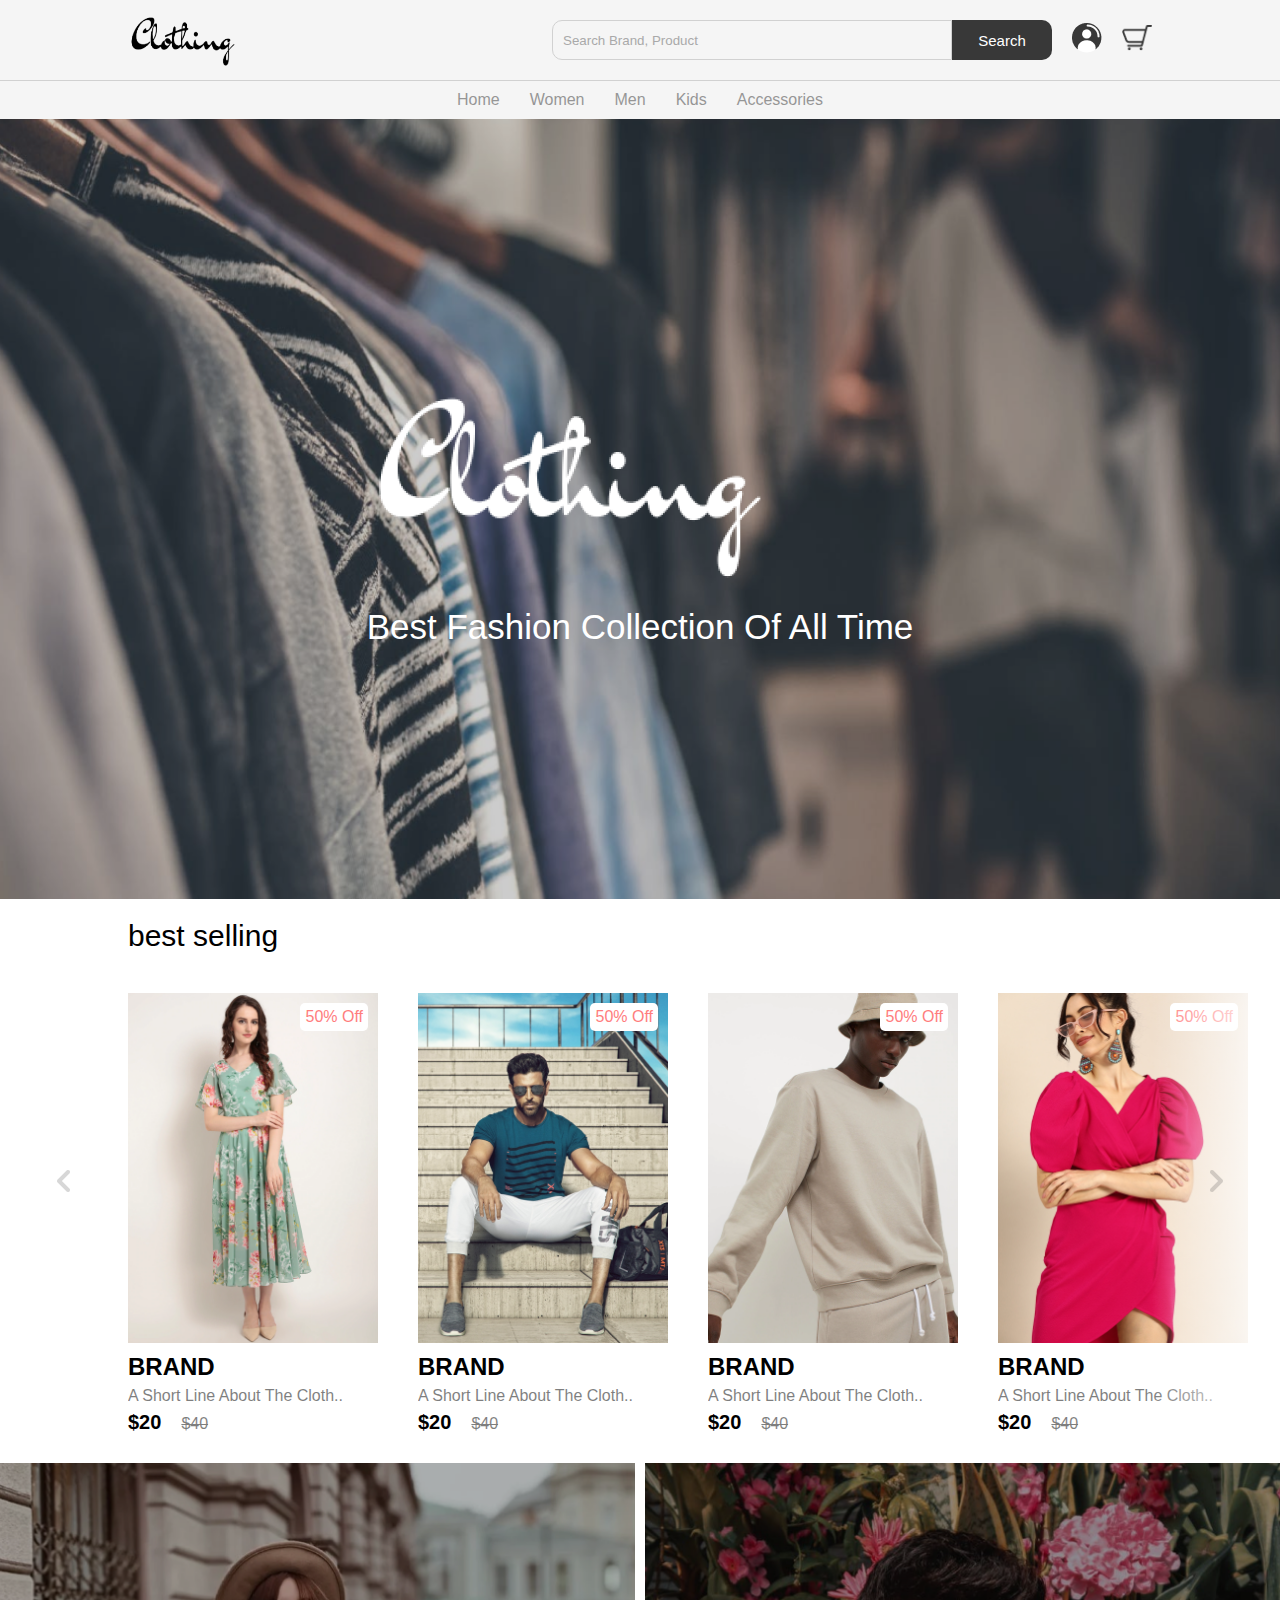
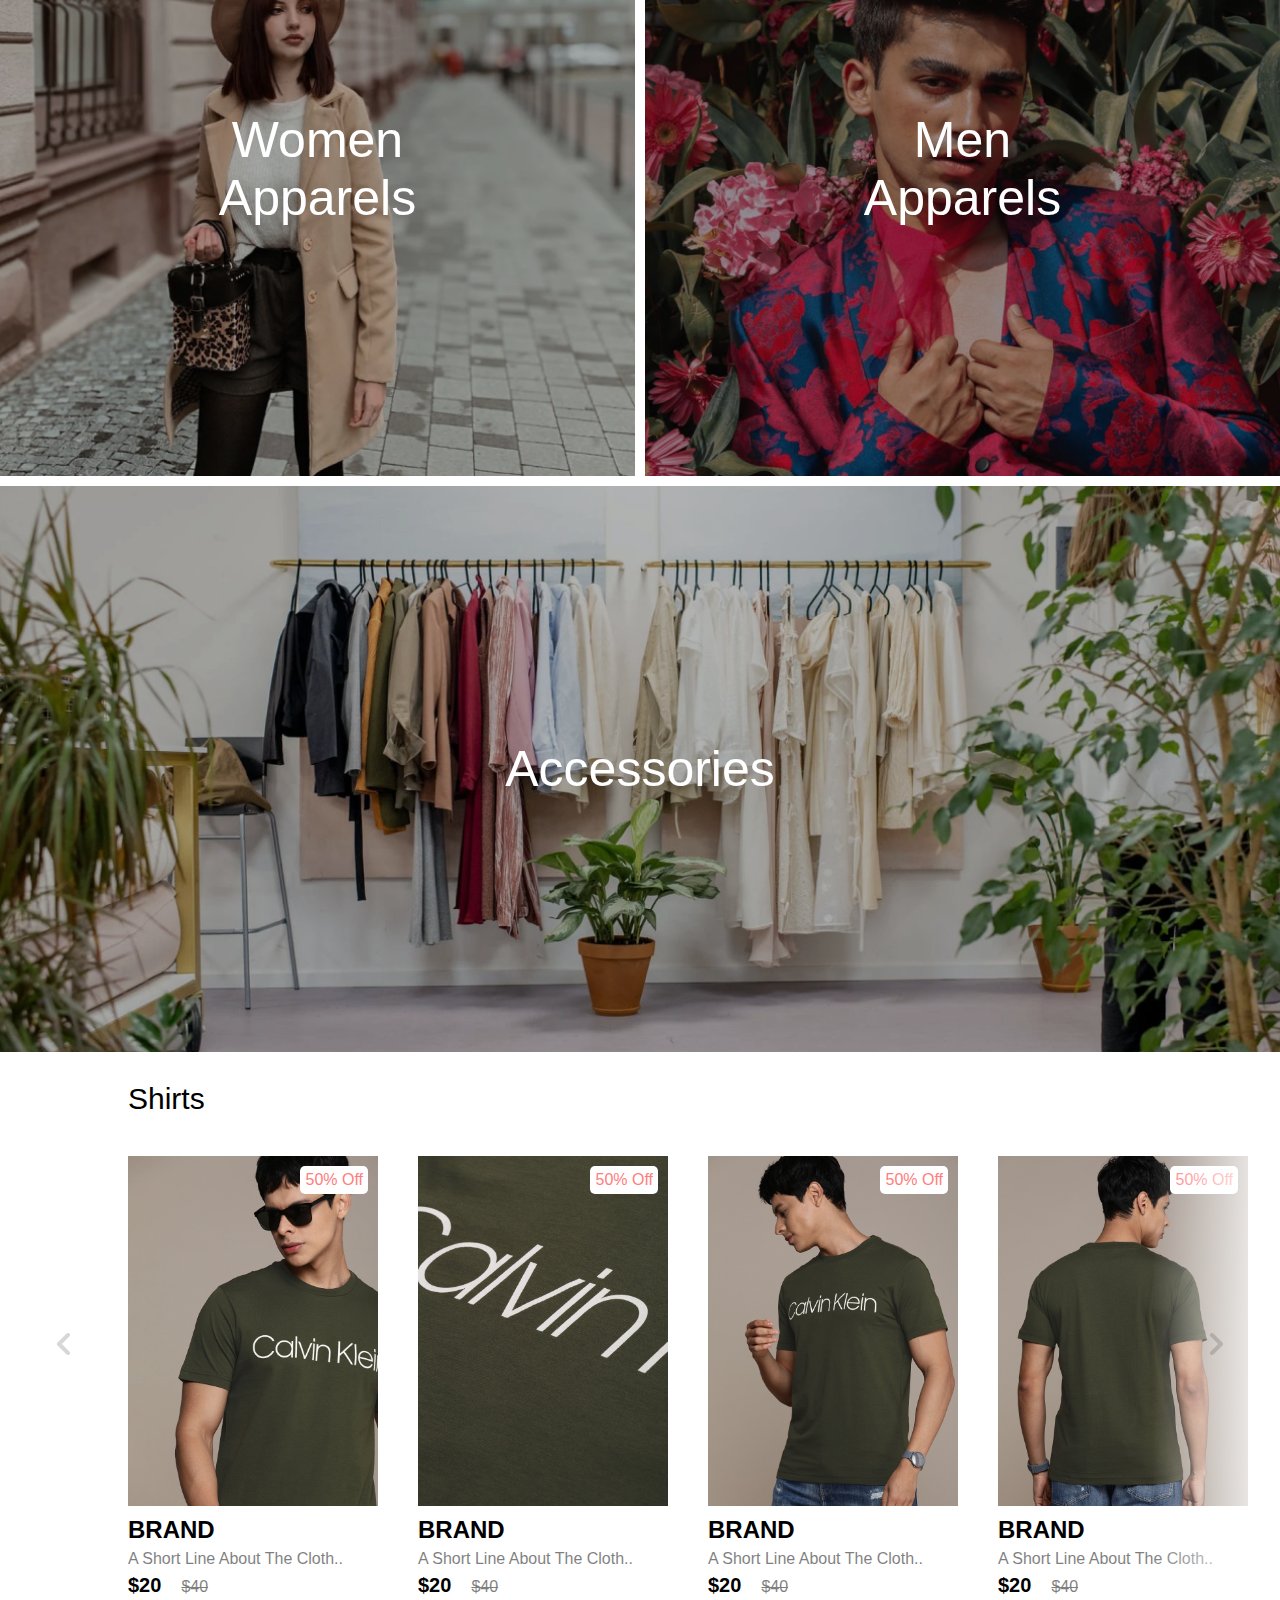
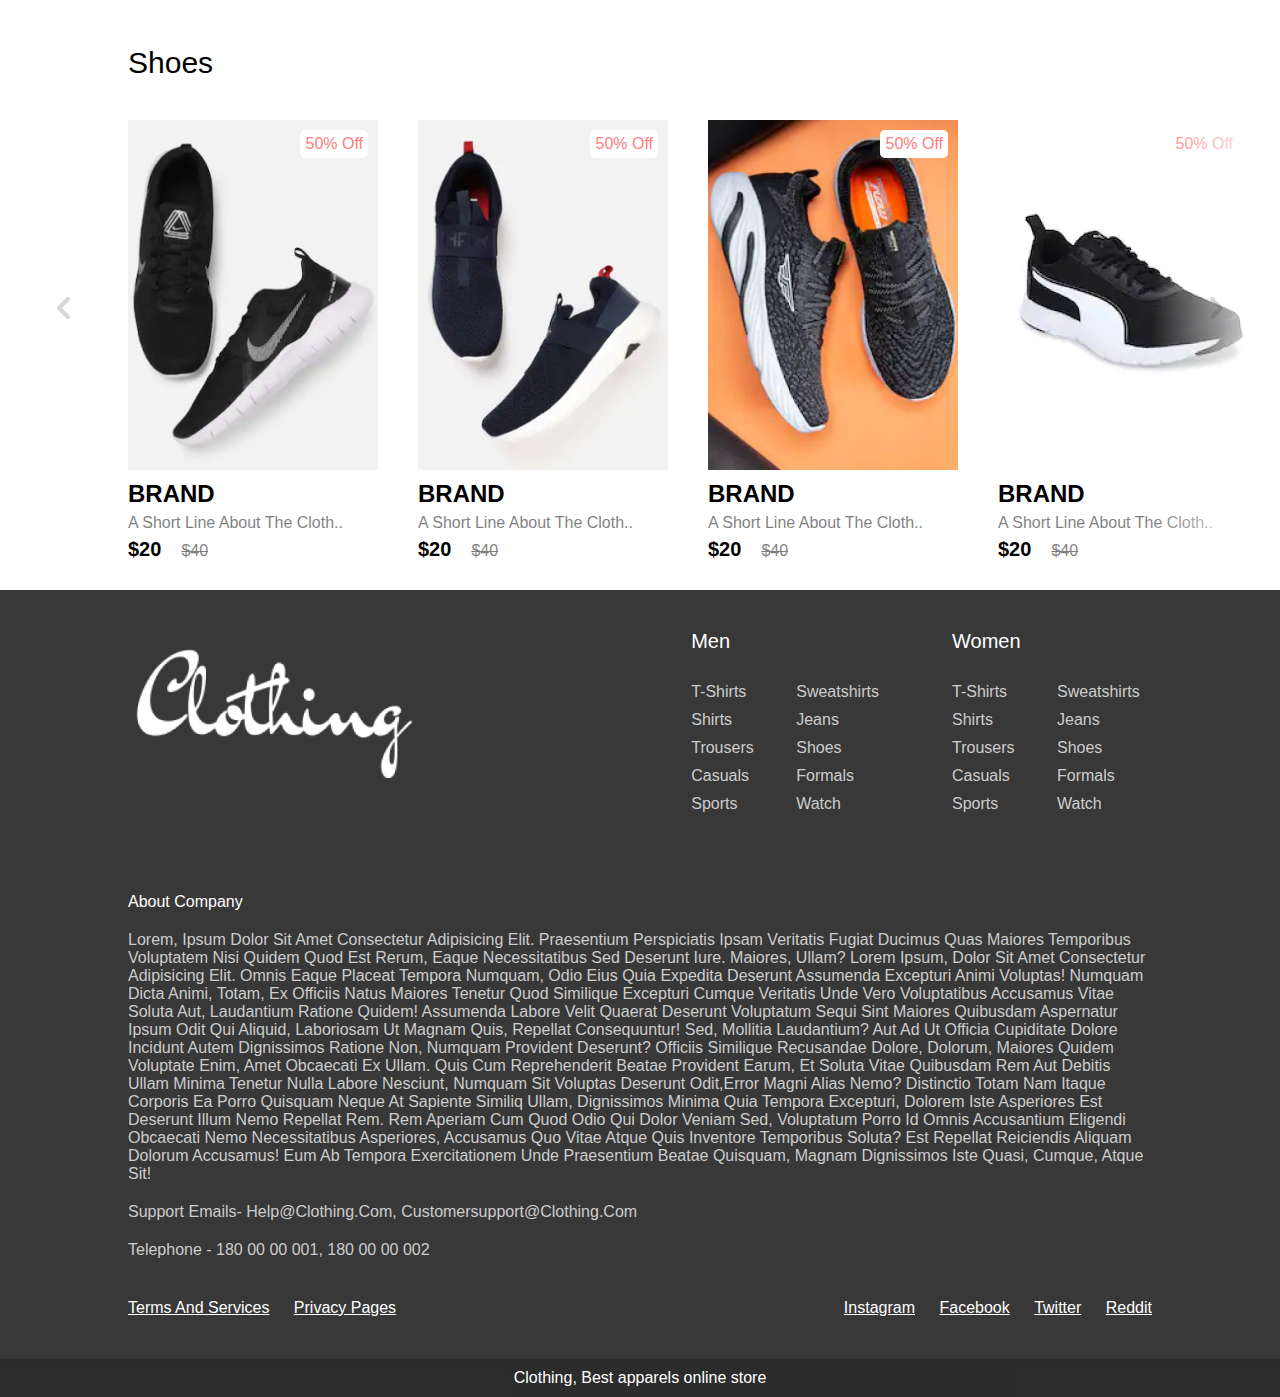
<file: index.html>
<!DOCTYPE html>
<html lang="en">

<head>
    <meta charset="UTF-8">
    <meta http-equiv="X-UA-Compatible" content="IE=edge">
    <meta name="viewport" content="width=device-width, initial-scale=1.0">
    <title>Clothing - Best Apparels Online Store</title>

    <link rel="stylesheet" href="css/home.css">
</head>

<body>
    <nav class="navbar"></nav>

    <!-- hero section -->
    <header class="hero-section">
        <div class="content">
            <img src="img/light-logo.png" claass="logo" alt="">
            <p class="sub-heading">best fashion collection of all time</p>
        </div>
    </header>

    <!-- card-container -->
    <section class="product">
        <h2 class="product-category">best selling</h2>
        <button class="pre-btn"><img src="img/arrow.png" alt=""></button>
        <button class="nxt-btn"><img src="img/arrow.png" alt=""></button>
        <div class="product-container">
            <div class="product-card">
                <div class="product-image">
                    <span class="discount-tag">50% off</span>
                    <img src="img/card1.png" class="product-thumb" alt="">
                    <button class="card-btn">add to wishlist</button>
                </div>
                <div class="product-info">
                    <h2 class="product-brand">brand</h2>
                    <p class="product-short-des">a short line about the cloth..</p>
                    <span class="price">$20</span><span class="actual-price">$40</span>
                </div>
            </div>
            <div class="product-card">
                <div class="product-image">
                    <span class="discount-tag">50% off</span>
                    <img src="img/card2.png" class="product-thumb" alt="">
                    <button class="card-btn">add to wishlist</button>
                </div>
                <div class="product-info">
                    <h2 class="product-brand">brand</h2>
                    <p class="product-short-des">a short line about the cloth..</p>
                    <span class="price">$20</span><span class="actual-price">$40</span>
                </div>
            </div>
            <div class="product-card">
                <div class="product-image">
                    <span class="discount-tag">50% off</span>
                    <img src="img/card3.png" class="product-thumb" alt="">
                    <button class="card-btn">add to wishlist</button>
                </div>
                <div class="product-info">
                    <h2 class="product-brand">brand</h2>
                    <p class="product-short-des">a short line about the cloth..</p>
                    <span class="price">$20</span><span class="actual-price">$40</span>
                </div>
            </div>
            <div class="product-card">
                <div class="product-image">
                    <span class="discount-tag">50% off</span>
                    <img src="img/card4.png" class="product-thumb" alt="">
                    <button class="card-btn">add to wishlist</button>
                </div>
                <div class="product-info">
                    <h2 class="product-brand">brand</h2>
                    <p class="product-short-des">a short line about the cloth..</p>
                    <span class="price">$20</span><span class="actual-price">$40</span>
                </div>
            </div>
            <div class="product-card">
                <div class="product-image">
                    <span class="discount-tag">50% off</span>
                    <img src="img/card5.png" class="product-thumb" alt="">
                    <button class="card-btn">add to wishlist</button>
                </div>
                <div class="product-info">
                    <h2 class="product-brand">brand</h2>
                    <p class="product-short-des">a short line about the cloth..</p>
                    <span class="price">$20</span><span class="actual-price">$40</span>
                </div>
            </div>
            <div class="product-card">
                <div class="product-image">
                    <span class="discount-tag">50% off</span>
                    <img src="img/card6.png" class="product-thumb" alt="">
                    <button class="card-btn">add to wishlist</button>
                </div>
                <div class="product-info">
                    <h2 class="product-brand">brand</h2>
                    <p class="product-short-des">a short line about the cloth..</p>
                    <span class="price">$20</span><span class="actual-price">$40</span>
                </div>
            </div>
            <div class="product-card">
                <div class="product-image">
                    <span class="discount-tag">50% off</span>
                    <img src="img/card7.png" class="product-thumb" alt="">
                    <button class="card-btn">add to wishlist</button>
                </div>
                <div class="product-info">
                    <h2 class="product-brand">brand</h2>
                    <p class="product-short-des">a short line about the cloth..</p>
                    <span class="price">$20</span><span class="actual-price">$40</span>
                </div>
            </div>
            <div class="product-card">
                <div class="product-image">
                    <span class="discount-tag">50% off</span>
                    <img src="img/card8.png" class="product-thumb" alt="">
                    <button class="card-btn">add to wishlist</button>
                </div>
                <div class="product-info">
                    <h2 class="product-brand">brand</h2>
                    <p class="product-short-des">a short line about the cloth..</p>
                    <span class="price">$20</span><span class="actual-price">$40</span>
                </div>
            </div>
        </div>
    </section>

    <!-- collections -->
    <section class="collection-container">
        <a href="#" class="collection">
            <img src="img/women-collection.png" alt="">
            <p class="collection-title">women <br> apparels</p>
        </a>
        <a href="#" class="collection">
            <img src="img/men-collection.png" alt="">
            <p class="collection-title">men <br> apparels</p>
        </a>
        <a href="#" class="collection">
            <img src="img/accessories-collection.png" alt="">
            <p class="collection-title">accessories</p>
        </a>
    </section>

    <!-- card-container -->
    <section class="product">
        <h2 class="product-category">Shirts</h2>
        <button class="pre-btn"><img src="img/arrow.png" alt=""></button>
        <button class="nxt-btn"><img src="img/arrow.png" alt=""></button>
        <div class="product-container">
            <div class="product-card">
                <div class="product-image">
                    <span class="discount-tag">50% off</span>
                    <img src="img/product image 1.png" class="product-thumb" alt="">
                    <button class="card-btn">add to wishlist</button>
                </div>
                <div class="product-info">
                    <h2 class="product-brand">brand</h2>
                    <p class="product-short-des">a short line about the cloth..</p>
                    <span class="price">$20</span><span class="actual-price">$40</span>
                </div>
            </div>
            <div class="product-card">
                <div class="product-image">
                    <span class="discount-tag">50% off</span>
                    <img src="img/product image 2.png" class="product-thumb" alt="">
                    <button class="card-btn">add to wishlist</button>
                </div>
                <div class="product-info">
                    <h2 class="product-brand">brand</h2>
                    <p class="product-short-des">a short line about the cloth..</p>
                    <span class="price">$20</span><span class="actual-price">$40</span>
                </div>
            </div>
            <div class="product-card">
                <div class="product-image">
                    <span class="discount-tag">50% off</span>
                    <img src="img/product image 3.png" class="product-thumb" alt="">
                    <button class="card-btn">add to wishlist</button>
                </div>
                <div class="product-info">
                    <h2 class="product-brand">brand</h2>
                    <p class="product-short-des">a short line about the cloth..</p>
                    <span class="price">$20</span><span class="actual-price">$40</span>
                </div>
            </div>
            <div class="product-card">
                <div class="product-image">
                    <span class="discount-tag">50% off</span>
                    <img src="img/product image 4.png" class="product-thumb" alt="">
                    <button class="card-btn">add to wishlist</button>
                </div>
                <div class="product-info">
                    <h2 class="product-brand">brand</h2>
                    <p class="product-short-des">a short line about the cloth..</p>
                    <span class="price">$20</span><span class="actual-price">$40</span>
                </div>
            </div>
            <div class="product-card">
                <div class="product-image">
                    <span class="discount-tag">50% off</span>
                    <img src="img/card5.png" class="product-thumb" alt="">
                    <button class="card-btn">add to wishlist</button>
                </div>
                <div class="product-info">
                    <h2 class="product-brand">brand</h2>
                    <p class="product-short-des">a short line about the cloth..</p>
                    <span class="price">$20</span><span class="actual-price">$40</span>
                </div>
            </div>
            <div class="product-card">
                <div class="product-image">
                    <span class="discount-tag">50% off</span>
                    <img src="img/card6.png" class="product-thumb" alt="">
                    <button class="card-btn">add to wishlist</button>
                </div>
                <div class="product-info">
                    <h2 class="product-brand">brand</h2>
                    <p class="product-short-des">a short line about the cloth..</p>
                    <span class="price">$20</span><span class="actual-price">$40</span>
                </div>
            </div>
            <div class="product-card">
                <div class="product-image">
                    <span class="discount-tag">50% off</span>
                    <img src="img/card7.png" class="product-thumb" alt="">
                    <button class="card-btn">add to wishlist</button>
                </div>
                <div class="product-info">
                    <h2 class="product-brand">brand</h2>
                    <p class="product-short-des">a short line about the cloth..</p>
                    <span class="price">$20</span><span class="actual-price">$40</span>
                </div>
            </div>
            <div class="product-card">
                <div class="product-image">
                    <span class="discount-tag">50% off</span>
                    <img src="img/card8.png" class="product-thumb" alt="">
                    <button class="card-btn">add to wishlist</button>
                </div>
                <div class="product-info">
                    <h2 class="product-brand">brand</h2>
                    <p class="product-short-des">a short line about the cloth..</p>
                    <span class="price">$20</span><span class="actual-price">$40</span>
                </div>
            </div>
        </div>
    </section>

    <!-- card-container -->
    <section class="product">
        <h2 class="product-category">Shoes</h2>
        <button class="pre-btn"><img src="img/arrow.png" alt=""></button>
        <button class="nxt-btn"><img src="img/arrow.png" alt=""></button>
        <div class="product-container">
            <div class="product-card">
                <div class="product-image">
                    <span class="discount-tag">50% off</span>
                    <img src="img/card9.png" class="product-thumb" alt="">
                    <button class="card-btn">add to wishlist</button>
                </div>
                <div class="product-info">
                    <h2 class="product-brand">brand</h2>
                    <p class="product-short-des">a short line about the cloth..</p>
                    <span class="price">$20</span><span class="actual-price">$40</span>
                </div>
            </div>
            <div class="product-card">
                <div class="product-image">
                    <span class="discount-tag">50% off</span>
                    <img src="img/card10.png" class="product-thumb" alt="">
                    <button class="card-btn">add to wishlist</button>
                </div>
                <div class="product-info">
                    <h2 class="product-brand">brand</h2>
                    <p class="product-short-des">a short line about the cloth..</p>
                    <span class="price">$20</span><span class="actual-price">$40</span>
                </div>
            </div>
            <div class="product-card">
                <div class="product-image">
                    <span class="discount-tag">50% off</span>
                    <img src="img/card11.png" class="product-thumb" alt="">
                    <button class="card-btn">add to wishlist</button>
                </div>
                <div class="product-info">
                    <h2 class="product-brand">brand</h2>
                    <p class="product-short-des">a short line about the cloth..</p>
                    <span class="price">$20</span><span class="actual-price">$40</span>
                </div>
            </div>
            <div class="product-card">
                <div class="product-image">
                    <span class="discount-tag">50% off</span>
                    <img src="img/card12.png" class="product-thumb" alt="">
                    <button class="card-btn">add to wishlist</button>
                </div>
                <div class="product-info">
                    <h2 class="product-brand">brand</h2>
                    <p class="product-short-des">a short line about the cloth..</p>
                    <span class="price">$20</span><span class="actual-price">$40</span>
                </div>
            </div>
            <div class="product-card">
                <div class="product-image">
                    <span class="discount-tag">50% off</span>
                    <img src="img/card5.png" class="product-thumb" alt="">
                    <button class="card-btn">add to wishlist</button>
                </div>
                <div class="product-info">
                    <h2 class="product-brand">brand</h2>
                    <p class="product-short-des">a short line about the cloth..</p>
                    <span class="price">$20</span><span class="actual-price">$40</span>
                </div>
            </div>
            <div class="product-card">
                <div class="product-image">
                    <span class="discount-tag">50% off</span>
                    <img src="img/card6.png" class="product-thumb" alt="">
                    <button class="card-btn">add to wishlist</button>
                </div>
                <div class="product-info">
                    <h2 class="product-brand">brand</h2>
                    <p class="product-short-des">a short line about the cloth..</p>
                    <span class="price">$20</span><span class="actual-price">$40</span>
                </div>
            </div>
            <div class="product-card">
                <div class="product-image">
                    <span class="discount-tag">50% off</span>
                    <img src="img/card7.png" class="product-thumb" alt="">
                    <button class="card-btn">add to wishlist</button>
                </div>
                <div class="product-info">
                    <h2 class="product-brand">brand</h2>
                    <p class="product-short-des">a short line about the cloth..</p>
                    <span class="price">$20</span><span class="actual-price">$40</span>
                </div>
            </div>
            <div class="product-card">
                <div class="product-image">
                    <span class="discount-tag">50% off</span>
                    <img src="img/card8.png" class="product-thumb" alt="">
                    <button class="card-btn">add to wishlist</button>
                </div>
                <div class="product-info">
                    <h2 class="product-brand">brand</h2>
                    <p class="product-short-des">a short line about the cloth..</p>
                    <span class="price">$20</span><span class="actual-price">$40</span>
                </div>
            </div>
        </div>
    </section>

    <footer></footer>

    <script src="js/nav.js"></script>
    <script src="js/home.js"></script>
    <script src="js/footer.js"></script>
</body>

</html>
</file>
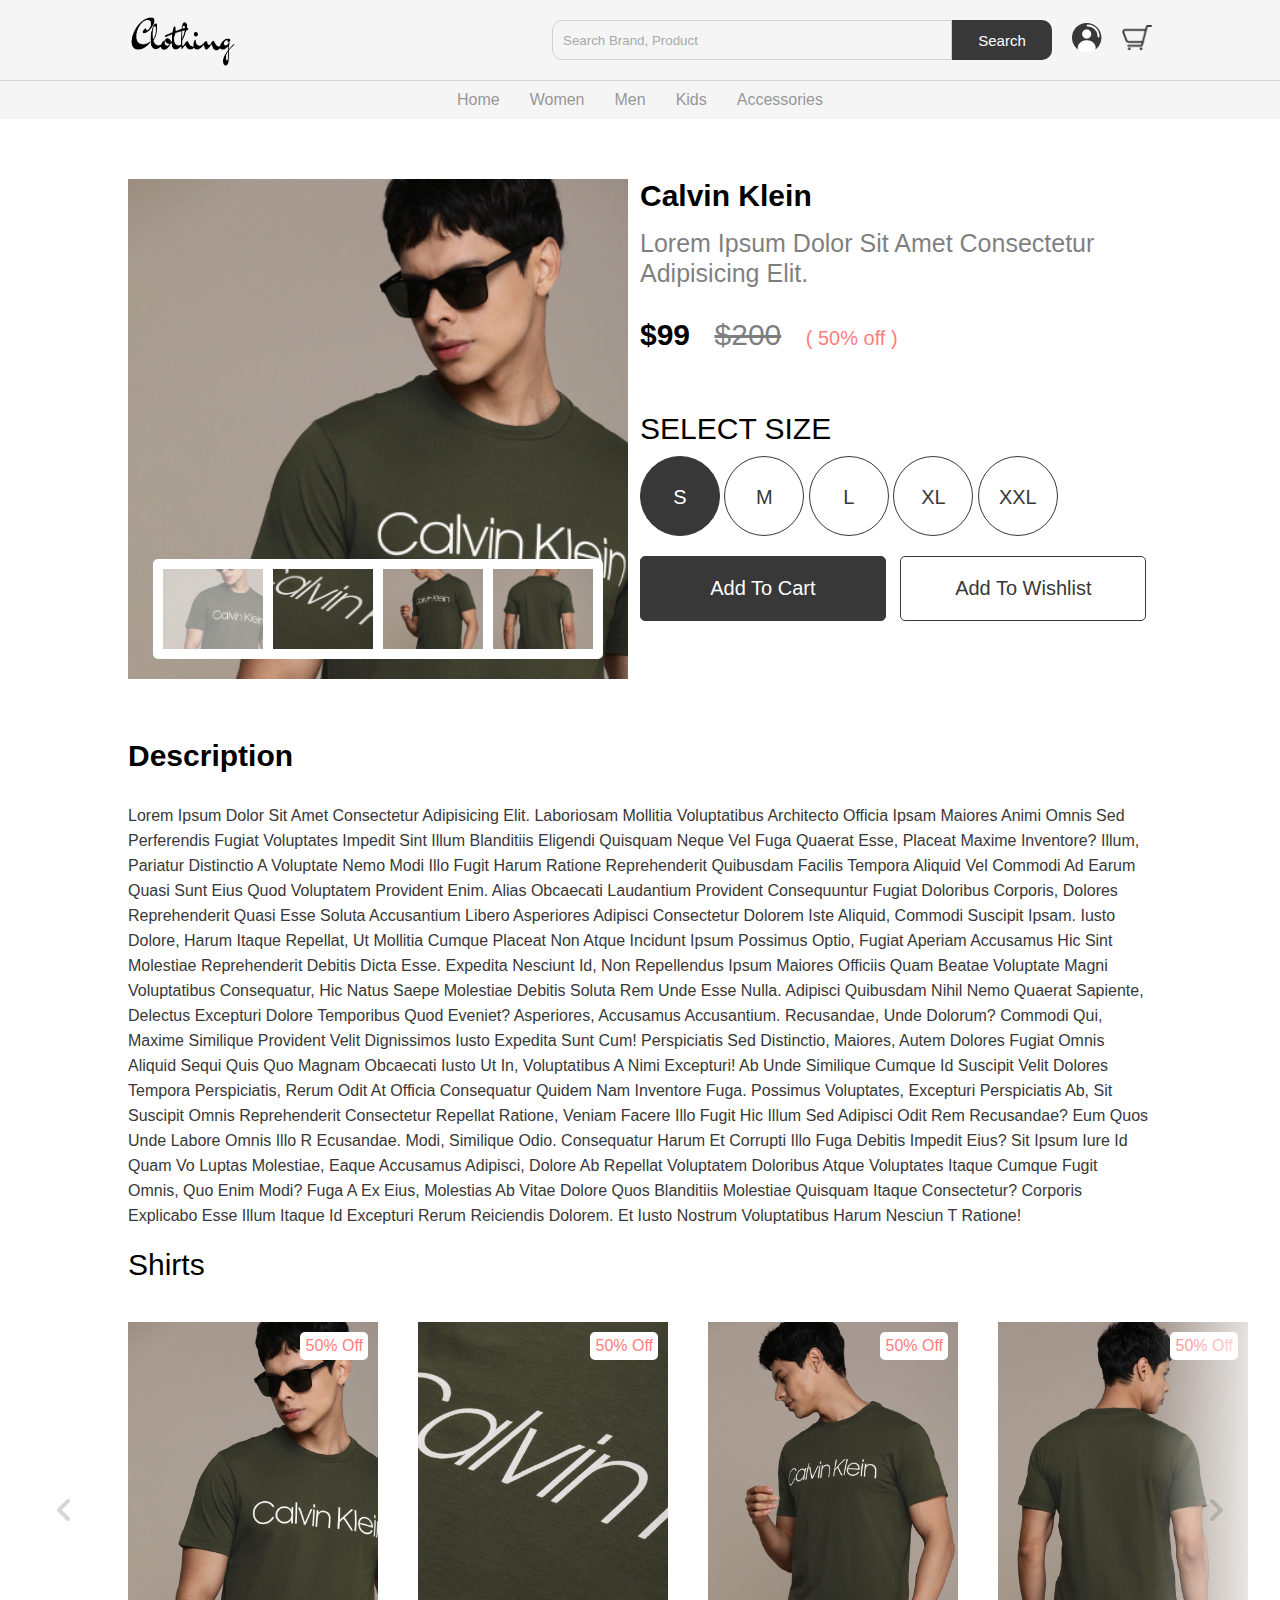
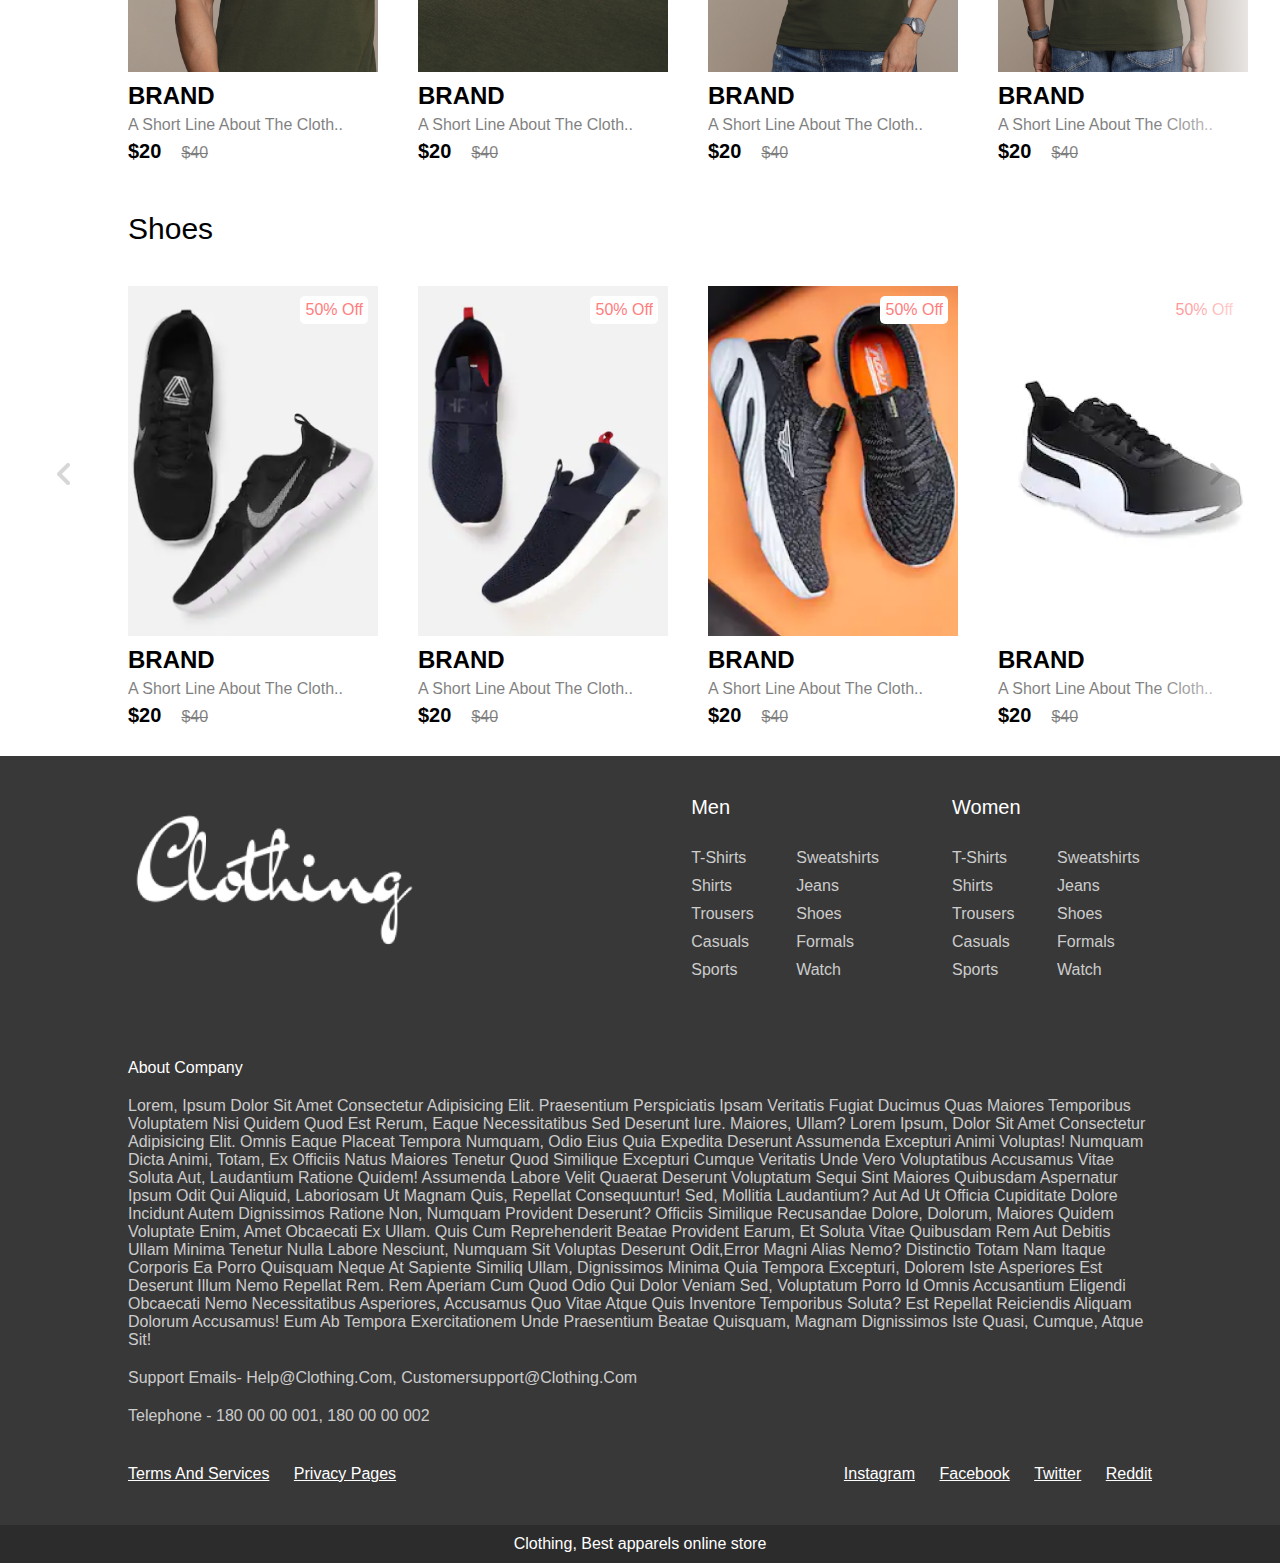
<file: product.html>
<!DOCTYPE html>
<html lang="en">
<head>
    <meta charset="UTF-8">
    <meta http-equiv="X-UA-Compatible" content="IE=edge">
    <meta name="viewport" content="width=device-width, initial-scale=1.0">
    <title>Product - </title>

    <link rel="stylesheet" href="css/home.css">
    <link rel="stylesheet" href="css/product.css">
</head>
<body>
    <nav class="navbar"></nav>

    <section class="product-details">
        <div class="image-slider">
            <div class="product-images">
                <img src="img/product image 1.png" class="active" alt="">
                <img src="img/product image 2.png"  alt="">
                <img src="img/product image 3.png"  alt="">
                <img src="img/product image 4.png"  alt="">
            </div>
        </div>
        <div class="details">
            <h2 class="product-brand">calvin klein</h2>
            <p class="product-short-des">Lorem ipsum dolor sit amet consectetur adipisicing elit.</p>
            <span class="product-price">$99</span>
            <span class="product-actual-price">$200</span>
            <span class="product-discount">( 50% off )</span>

            <p class="product-sub-heading">select size</p>

            <input type="radio" name="size" value="s" hidden id="s-size">
            <label for="s-size" class="size-radio-btn check">s</label>

            <input type="radio" name="size" value="m" hidden id="m-size">
            <label for="m-size" class="size-radio-btn">m</label>

            <input type="radio" name="size" value="l" hidden id="l-size">
            <label for="l-size" class="size-radio-btn">l</label>

            <input type="radio" name="size" value="xl" hidden id="xl-size">
            <label for="xl-size" class="size-radio-btn">xl</label>

            <input type="radio" name="size" value="xxl" hidden id="xxl-size">
            <label for="xxl-size" class="size-radio-btn">xxl</label>

            <button class="btn cart-btn">add to cart</button>
            <button class="btn">add to wishlist</button>
        </div>
    </section>

    <section class="detail-des">
        <h2 class="heading">description</h2>
        <p class="des">Lorem ipsum dolor sit amet consectetur adipisicing elit. Laboriosam mollitia voluptatibus architecto officia 
            ipsam maiores animi omnis sed perferendis fugiat voluptates impedit sint illum blanditiis eligendi quisquam neque vel 
            fuga quaerat esse, placeat maxime inventore? Illum, pariatur distinctio a voluptate nemo modi illo fugit harum ratione
             reprehenderit quibusdam facilis tempora aliquid vel commodi ad earum quasi sunt eius quod voluptatem provident enim. 
             Alias obcaecati laudantium provident consequuntur fugiat doloribus corporis, dolores reprehenderit quasi esse soluta 
             accusantium libero asperiores adipisci consectetur dolorem iste aliquid, commodi suscipit ipsam. Iusto dolore, harum 
             itaque repellat, ut mollitia cumque placeat non atque incidunt ipsum possimus optio, fugiat aperiam accusamus hic sint 
             molestiae reprehenderit debitis dicta esse. Expedita nesciunt id, non repellendus ipsum maiores officiis quam beatae 
             voluptate magni voluptatibus consequatur, hic natus saepe molestiae debitis soluta rem unde esse nulla. Adipisci quibusdam
              nihil nemo quaerat sapiente, delectus excepturi dolore temporibus quod eveniet? Asperiores, accusamus accusantium. 
              Recusandae, unde dolorum? Commodi qui, maxime similique provident velit dignissimos iusto expedita sunt cum! Perspiciatis
               sed distinctio, maiores, autem dolores fugiat omnis aliquid sequi quis quo magnam obcaecati iusto ut in, voluptatibus a
               nimi excepturi! Ab unde similique cumque id suscipit velit dolores tempora perspiciatis, rerum odit at officia consequatur
                quidem nam inventore fuga. Possimus voluptates, excepturi perspiciatis ab, sit suscipit omnis reprehenderit consectetur 
                repellat ratione, veniam facere illo fugit hic illum sed adipisci odit rem recusandae? Eum quos unde labore omnis illo r
                ecusandae. Modi, similique odio. Consequatur harum et corrupti illo fuga debitis impedit eius? Sit ipsum iure id quam vo
                luptas molestiae, eaque accusamus adipisci, dolore ab repellat voluptatem doloribus atque voluptates itaque cumque fugit
                 omnis, quo enim modi? Fuga a ex eius, molestias ab vitae dolore quos blanditiis molestiae quisquam itaque consectetur? 
                 Corporis explicabo esse illum itaque id excepturi rerum reiciendis dolorem. Et iusto nostrum voluptatibus harum nesciun
                 t ratione!</p>
    </section>

    <!-- card-container -->
    <section class="product">
        <h2 class="product-category">Shirts</h2>
        <button class="pre-btn"><img src="img/arrow.png" alt=""></button>
        <button class="nxt-btn"><img src="img/arrow.png" alt=""></button>
        <div class="product-container">
            <div class="product-card">
                <div class="product-image">
                    <span class="discount-tag">50% off</span>
                    <img src="img/product image 1.png" class="product-thumb" alt="">
                    <button class="card-btn">add to wishlist</button>
                </div>
                <div class="product-info">
                    <h2 class="product-brand">brand</h2>
                    <p class="product-short-des">a short line about the cloth..</p>
                    <span class="price">$20</span><span class="actual-price">$40</span>
                </div>
            </div>
            <div class="product-card">
                <div class="product-image">
                    <span class="discount-tag">50% off</span>
                    <img src="img/product image 2.png" class="product-thumb" alt="">
                    <button class="card-btn">add to wishlist</button>
                </div>
                <div class="product-info">
                    <h2 class="product-brand">brand</h2>
                    <p class="product-short-des">a short line about the cloth..</p>
                    <span class="price">$20</span><span class="actual-price">$40</span>
                </div>
            </div>
            <div class="product-card">
                <div class="product-image">
                    <span class="discount-tag">50% off</span>
                    <img src="img/product image 3.png" class="product-thumb" alt="">
                    <button class="card-btn">add to wishlist</button>
                </div>
                <div class="product-info">
                    <h2 class="product-brand">brand</h2>
                    <p class="product-short-des">a short line about the cloth..</p>
                    <span class="price">$20</span><span class="actual-price">$40</span>
                </div>
            </div>
            <div class="product-card">
                <div class="product-image">
                    <span class="discount-tag">50% off</span>
                    <img src="img/product image 4.png" class="product-thumb" alt="">
                    <button class="card-btn">add to wishlist</button>
                </div>
                <div class="product-info">
                    <h2 class="product-brand">brand</h2>
                    <p class="product-short-des">a short line about the cloth..</p>
                    <span class="price">$20</span><span class="actual-price">$40</span>
                </div>
            </div>
            <div class="product-card">
                <div class="product-image">
                    <span class="discount-tag">50% off</span>
                    <img src="img/card5.png" class="product-thumb" alt="">
                    <button class="card-btn">add to wishlist</button>
                </div>
                <div class="product-info">
                    <h2 class="product-brand">brand</h2>
                    <p class="product-short-des">a short line about the cloth..</p>
                    <span class="price">$20</span><span class="actual-price">$40</span>
                </div>
            </div>
            <div class="product-card">
                <div class="product-image">
                    <span class="discount-tag">50% off</span>
                    <img src="img/card6.png" class="product-thumb" alt="">
                    <button class="card-btn">add to wishlist</button>
                </div>
                <div class="product-info">
                    <h2 class="product-brand">brand</h2>
                    <p class="product-short-des">a short line about the cloth..</p>
                    <span class="price">$20</span><span class="actual-price">$40</span>
                </div>
            </div>
            <div class="product-card">
                <div class="product-image">
                    <span class="discount-tag">50% off</span>
                    <img src="img/card7.png" class="product-thumb" alt="">
                    <button class="card-btn">add to wishlist</button>
                </div>
                <div class="product-info">
                    <h2 class="product-brand">brand</h2>
                    <p class="product-short-des">a short line about the cloth..</p>
                    <span class="price">$20</span><span class="actual-price">$40</span>
                </div>
            </div>
            <div class="product-card">
                <div class="product-image">
                    <span class="discount-tag">50% off</span>
                    <img src="img/card8.png" class="product-thumb" alt="">
                    <button class="card-btn">add to wishlist</button>
                </div>
                <div class="product-info">
                    <h2 class="product-brand">brand</h2>
                    <p class="product-short-des">a short line about the cloth..</p>
                    <span class="price">$20</span><span class="actual-price">$40</span>
                </div>
            </div>
        </div>
    </section>

    <!-- card-container -->
    <section class="product">
        <h2 class="product-category">Shoes</h2>
        <button class="pre-btn"><img src="img/arrow.png" alt=""></button>
        <button class="nxt-btn"><img src="img/arrow.png" alt=""></button>
        <div class="product-container">
            <div class="product-card">
                <div class="product-image">
                    <span class="discount-tag">50% off</span>
                    <img src="img/card9.png" class="product-thumb" alt="">
                    <button class="card-btn">add to wishlist</button>
                </div>
                <div class="product-info">
                    <h2 class="product-brand">brand</h2>
                    <p class="product-short-des">a short line about the cloth..</p>
                    <span class="price">$20</span><span class="actual-price">$40</span>
                </div>
            </div>
            <div class="product-card">
                <div class="product-image">
                    <span class="discount-tag">50% off</span>
                    <img src="img/card10.png" class="product-thumb" alt="">
                    <button class="card-btn">add to wishlist</button>
                </div>
                <div class="product-info">
                    <h2 class="product-brand">brand</h2>
                    <p class="product-short-des">a short line about the cloth..</p>
                    <span class="price">$20</span><span class="actual-price">$40</span>
                </div>
            </div>
            <div class="product-card">
                <div class="product-image">
                    <span class="discount-tag">50% off</span>
                    <img src="img/card11.png" class="product-thumb" alt="">
                    <button class="card-btn">add to wishlist</button>
                </div>
                <div class="product-info">
                    <h2 class="product-brand">brand</h2>
                    <p class="product-short-des">a short line about the cloth..</p>
                    <span class="price">$20</span><span class="actual-price">$40</span>
                </div>
            </div>
            <div class="product-card">
                <div class="product-image">
                    <span class="discount-tag">50% off</span>
                    <img src="img/card12.png" class="product-thumb" alt="">
                    <button class="card-btn">add to wishlist</button>
                </div>
                <div class="product-info">
                    <h2 class="product-brand">brand</h2>
                    <p class="product-short-des">a short line about the cloth..</p>
                    <span class="price">$20</span><span class="actual-price">$40</span>
                </div>
            </div>
            <div class="product-card">
                <div class="product-image">
                    <span class="discount-tag">50% off</span>
                    <img src="img/card5.png" class="product-thumb" alt="">
                    <button class="card-btn">add to wishlist</button>
                </div>
                <div class="product-info">
                    <h2 class="product-brand">brand</h2>
                    <p class="product-short-des">a short line about the cloth..</p>
                    <span class="price">$20</span><span class="actual-price">$40</span>
                </div>
            </div>
            <div class="product-card">
                <div class="product-image">
                    <span class="discount-tag">50% off</span>
                    <img src="img/card6.png" class="product-thumb" alt="">
                    <button class="card-btn">add to wishlist</button>
                </div>
                <div class="product-info">
                    <h2 class="product-brand">brand</h2>
                    <p class="product-short-des">a short line about the cloth..</p>
                    <span class="price">$20</span><span class="actual-price">$40</span>
                </div>
            </div>
            <div class="product-card">
                <div class="product-image">
                    <span class="discount-tag">50% off</span>
                    <img src="img/card7.png" class="product-thumb" alt="">
                    <button class="card-btn">add to wishlist</button>
                </div>
                <div class="product-info">
                    <h2 class="product-brand">brand</h2>
                    <p class="product-short-des">a short line about the cloth..</p>
                    <span class="price">$20</span><span class="actual-price">$40</span>
                </div>
            </div>
            <div class="product-card">
                <div class="product-image">
                    <span class="discount-tag">50% off</span>
                    <img src="img/card8.png" class="product-thumb" alt="">
                    <button class="card-btn">add to wishlist</button>
                </div>
                <div class="product-info">
                    <h2 class="product-brand">brand</h2>
                    <p class="product-short-des">a short line about the cloth..</p>
                    <span class="price">$20</span><span class="actual-price">$40</span>
                </div>
            </div>
        </div>
    </section>

    <footer></footer>

    <script src="js/nav.js"></script>
    <script src="js/footer.js"></script>
    <script src="js/home.js"></script>
    <script src="js/product.js"></script>
</body>
</html>
</file>
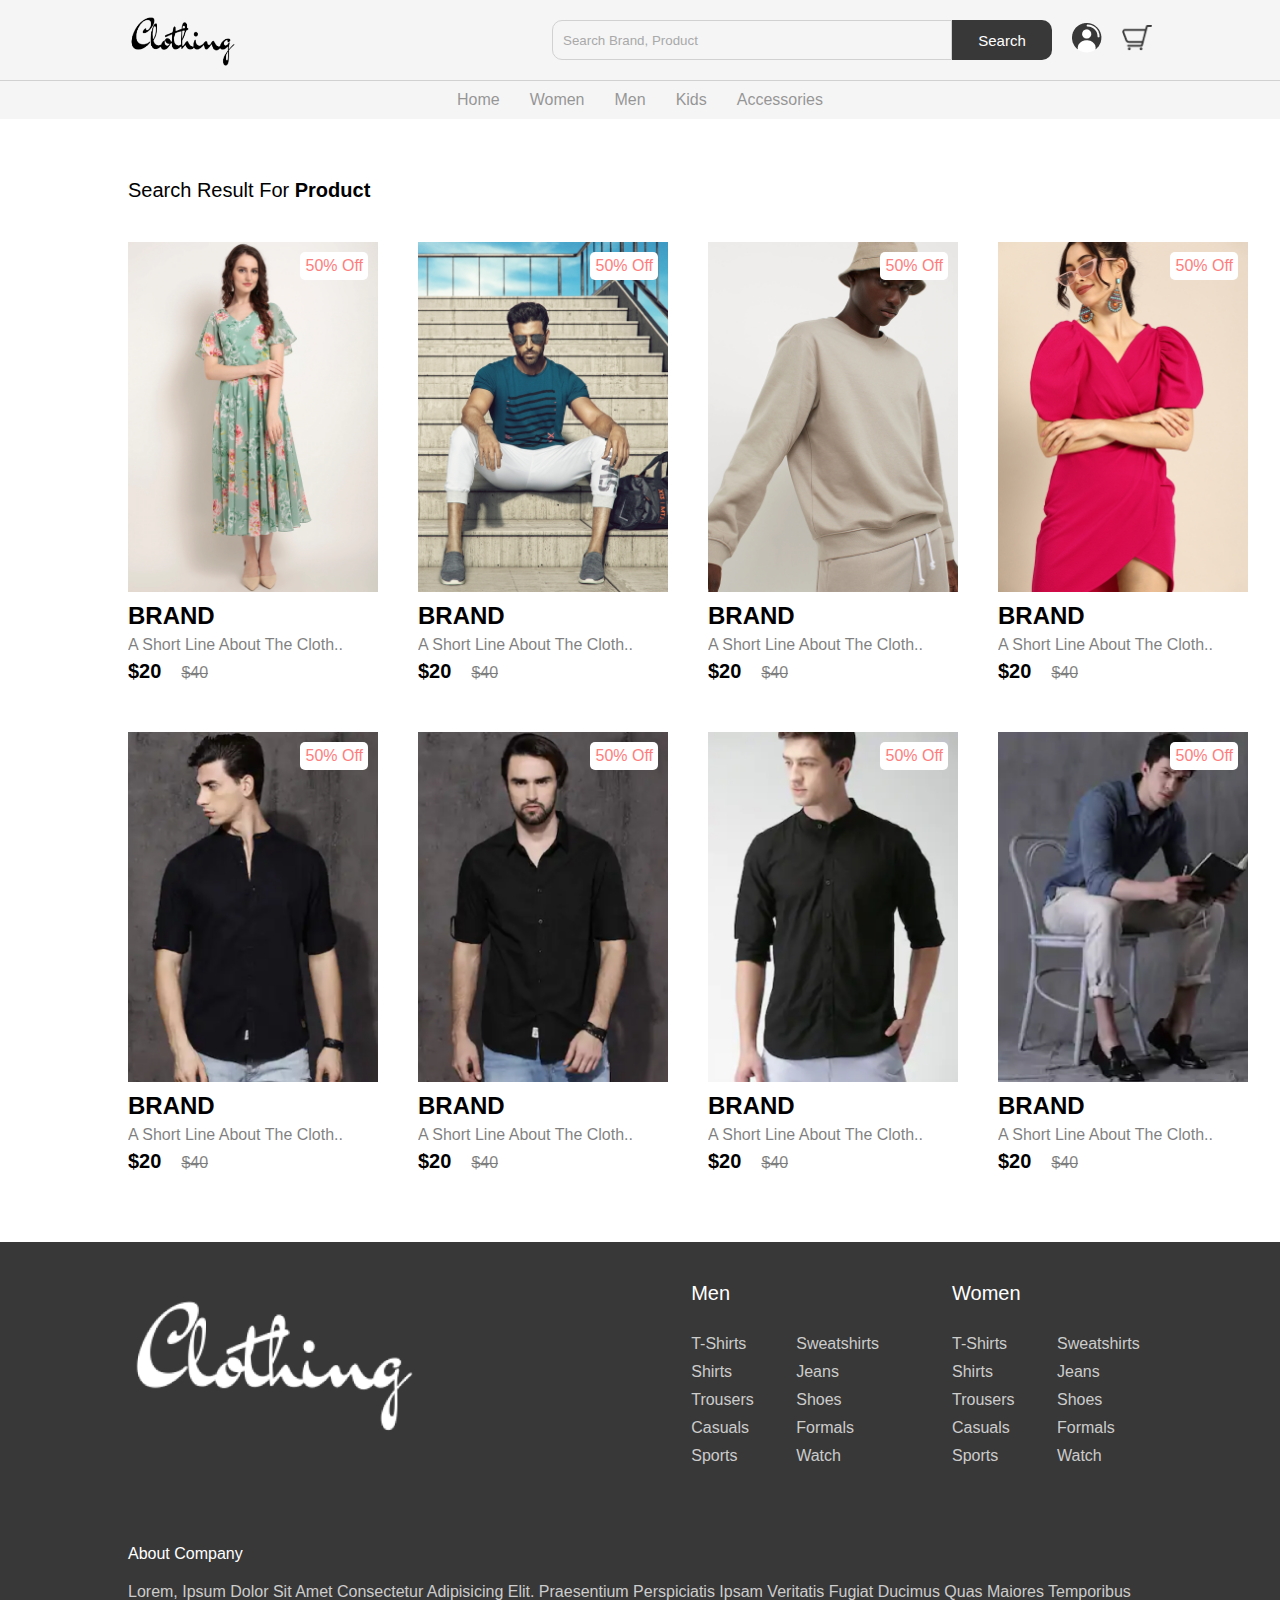
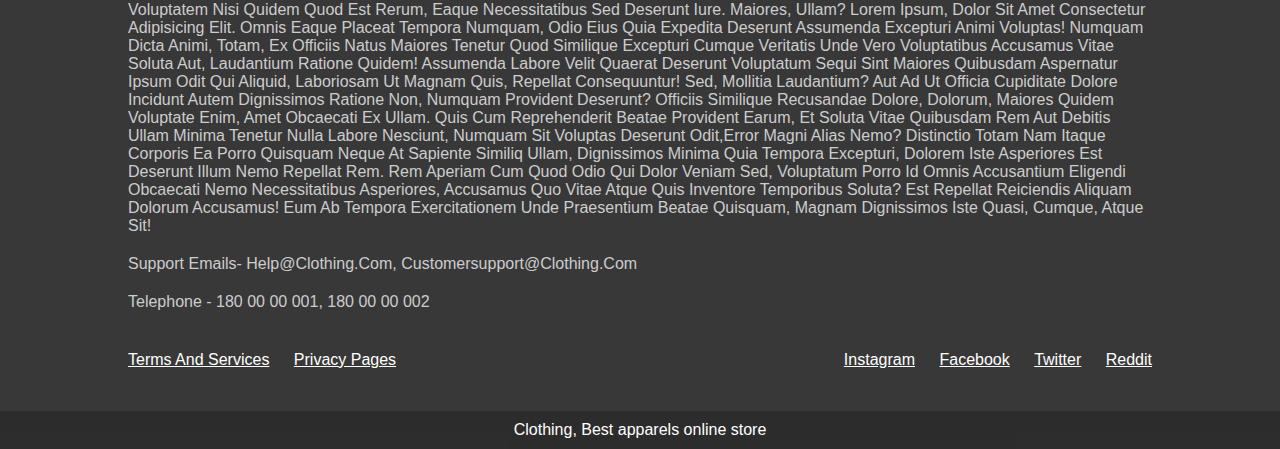
<file: search.html>
<!DOCTYPE html>
<html lang="en">
<head>
    <meta charset="UTF-8">
    <meta http-equiv="X-UA-Compatible" content="IE=edge">
    <meta name="viewport" content="width=device-width, initial-scale=1.0">
    <title>Search Results for </title>

    <link rel="stylesheet" href="css/home.css">
    <link rel="stylesheet" href="css/search.css">
</head>
<body>
    <nav class="navbar"></nav>

    <section class="search-results">
        <h2 class="heading">search result for <span>product</span></h2>
        <div class="product-container">
            <div class="product-card">
                <div class="product-image">
                    <span class="discount-tag">50% off</span>
                    <img src="img/card1.png" class="product-thumb" alt="">
                    <button class="card-btn">add to wishlist</button>
                </div>
                <div class="product-info">
                    <h2 class="product-brand">brand</h2>
                    <p class="product-short-des">a short line about the cloth..</p>
                    <span class="price">$20</span><span class="actual-price">$40</span>
                </div>
            </div>
            <div class="product-card">
                <div class="product-image">
                    <span class="discount-tag">50% off</span>
                    <img src="img/card2.png" class="product-thumb" alt="">
                    <button class="card-btn">add to wishlist</button>
                </div>
                <div class="product-info">
                    <h2 class="product-brand">brand</h2>
                    <p class="product-short-des">a short line about the cloth..</p>
                    <span class="price">$20</span><span class="actual-price">$40</span>
                </div>
            </div>
            <div class="product-card">
                <div class="product-image">
                    <span class="discount-tag">50% off</span>
                    <img src="img/card3.png" class="product-thumb" alt="">
                    <button class="card-btn">add to wishlist</button>
                </div>
                <div class="product-info">
                    <h2 class="product-brand">brand</h2>
                    <p class="product-short-des">a short line about the cloth..</p>
                    <span class="price">$20</span><span class="actual-price">$40</span>
                </div>
            </div>
            <div class="product-card">
                <div class="product-image">
                    <span class="discount-tag">50% off</span>
                    <img src="img/card4.png" class="product-thumb" alt="">
                    <button class="card-btn">add to wishlist</button>
                </div>
                <div class="product-info">
                    <h2 class="product-brand">brand</h2>
                    <p class="product-short-des">a short line about the cloth..</p>
                    <span class="price">$20</span><span class="actual-price">$40</span>
                </div>
            </div>
            <div class="product-card">
                <div class="product-image">
                    <span class="discount-tag">50% off</span>
                    <img src="img/card5.png" class="product-thumb" alt="">
                    <button class="card-btn">add to wishlist</button>
                </div>
                <div class="product-info">
                    <h2 class="product-brand">brand</h2>
                    <p class="product-short-des">a short line about the cloth..</p>
                    <span class="price">$20</span><span class="actual-price">$40</span>
                </div>
            </div>
            <div class="product-card">
                <div class="product-image">
                    <span class="discount-tag">50% off</span>
                    <img src="img/card6.png" class="product-thumb" alt="">
                    <button class="card-btn">add to wishlist</button>
                </div>
                <div class="product-info">
                    <h2 class="product-brand">brand</h2>
                    <p class="product-short-des">a short line about the cloth..</p>
                    <span class="price">$20</span><span class="actual-price">$40</span>
                </div>
            </div>
            <div class="product-card">
                <div class="product-image">
                    <span class="discount-tag">50% off</span>
                    <img src="img/card7.png" class="product-thumb" alt="">
                    <button class="card-btn">add to wishlist</button>
                </div>
                <div class="product-info">
                    <h2 class="product-brand">brand</h2>
                    <p class="product-short-des">a short line about the cloth..</p>
                    <span class="price">$20</span><span class="actual-price">$40</span>
                </div>
            </div>
            <div class="product-card">
                <div class="product-image">
                    <span class="discount-tag">50% off</span>
                    <img src="img/card8.png" class="product-thumb" alt="">
                    <button class="card-btn">add to wishlist</button>
                </div>
                <div class="product-info">
                    <h2 class="product-brand">brand</h2>
                    <p class="product-short-des">a short line about the cloth..</p>
                    <span class="price">$20</span><span class="actual-price">$40</span>
                </div>
            </div>
        </div>
    </section>

    <footer></footer>

    <script src="js/nav.js"></script>
    <script src="js/footer.js"></script>
</body>
</html>
</file>
<file: css/home.css>
@import 'nav.css';
@import 'footer.css';

.hero-section {
    width: 100%;
    height: calc(100vh - 120px);
    background-image: url('../img/header.png');
    background-size: cover;
    display: flex;
    justify-content: center;
    align-items: center;
}

.hero-section .logo {
    height: 150px;
    display: block;
    margin: auto;
}

.hero-section .sub-heading {
    margin-top: 10px;
    text-align: center;
    color: #fff;
    text-transform: capitalize;
    font-size: 35px;
    font-weight: 300;
}

.product {
    position: relative;
    overflow: hidden;
    padding: 20px 0;
}

.product-category {
    padding: 0 10vw;
    font-size: 30px;
    font-weight: 500;
    margin-bottom: 40px;
}

.product-container {
    padding: 0 10vw;
    display: flex;
    overflow-x: auto;
    scroll-behavior: smooth;
}

.product-container::-webkit-scrollbar {
    display: none;
}

.product-card {
    flex: 0 0 auto;
    width: 250px;
    height: 450px;
    margin-right: 40px;
}

.product-image {
    position: relative;
    width: 100%;
    height: 350px;
    overflow: hidden;
}

.product-thumb {
    width: 100%;
    height: 350px;
    object-fit: cover;
}

.discount-tag{
    position: absolute;
    background: #fff;
    padding: 5px;
    border-radius: 5px;
    color:#ff7d7d;
    right: 10px;
    top: 10px;
    text-transform: capitalize;
}
.card-btn{
    position: absolute;
    bottom: 10px;
    left: 50%;
    transform: translateX(-50%);
    padding: 10px;
    width:90%;
    text-transform: capitalize;
    border: none;
    outline: none;
    background: #fff;
    border-radius: 5px;
    transition: 0.5s;
    cursor: pointer;
    opacity: 0;
}

.product-card:hover .card-btn{
    opacity: 1;
}

.card-btn:hover{
    background: #efefef;
}

.product-info{
    width: 100%;
    height: 100px;
    padding-top: 10px;
}

.product-brand{
    text-transform: uppercase;
}

.product-short-des{
    width: 100%;
    height:20px;
    line-height: 20px;
    overflow: hidden;
    opacity: 0.5;
    text-transform: capitalize;
    margin: 5px 0;
}
.price{
    font-weight: 900;
    font-size: 20px;
}
.actual-price{
    margin-left: 20px;
    opacity: 0.5;
    text-decoration: line-through;
}
.pre-btn, .nxt-btn{
    border: none;
    width: 10vw;
    height: 100%;
    position: absolute;
    top: 0;
    display: flex;
    justify-content: center;
    align-items: center;
    background: linear-gradient(90deg, rgba(255, 255, 255, 0) 0%, #fff 100%);
    cursor: pointer;
    z-index: 8;
}

.pre-btn{
    left: 0;
    transform: rotate(180deg);
}
.nxt-btn{
    right: 0;
}

.pre-btn img, .nxt-btn img{
    opacity: 0.2;
}
.pre-btn:hover img, .nxt-btn:hover img{
    opacity: 1;
}

/* collections */
.collection-container{
    width: 100%;
    display: grid;
    grid-template-columns: repeat(2, 1fr);
    grid-gap: 10px;
}

.collection{
    position: relative;
}

.collection img{
    width: 100%;
    height: 100%;
    object-fit: cover;
}

.collection p{
    position: absolute;
    top: 50%;
    left: 50%;
    transform: translate(-50%, -50%);
    text-align: center;
    color: #fff;
    font-size: 50px;
    text-transform: capitalize
}

.collection:nth-child(3){
    grid-column: span 2;
    margin-bottom: 10px;
}
</file>
<file: css/product.css>
.product-details{
    width: 100%;
    padding: 60px 10vw;
    display: flex;
    justify-content: space-between;
}

.image-slider{
    width: 500px;
    height: 500px;
    position: relative;
    background-image: url('../img/product image 1.png');
    background-size: cover;
}

.product-images{
    position: absolute;
    bottom: 20px;
    left: 50%;
    transform: translateX(-50%);
    width: 90%;
    background: #fff;
    border-radius: 5px;
    display: grid;
    grid-template-columns: repeat(4, 1fr);
    height: 100px;
    grid-gap: 10px;
    padding: 10px;
}

.product-images img{
    width: 100%;
    height: 80px;
    object-fit: cover;
    cursor: pointer;
}

.product-images img.active{
    opacity: 0.5;
}

.details{
    width: 50%;
}
.details .product-brand{
    text-transform: capitalize;
    font-size: 30px;
}
.details .product-short-des{
    font-size: 25px;
    line-height: 30px;
    height: auto;
    margin: 15px 0 30px;

}

.product-price{
    font-weight: 700;
    font-size: 30px;
}
.product-actual-price{
    font-size: 30px;
    opacity: 0.5;
    text-decoration: line-through;
    margin: 0 20px;
    font-weight: 300;
}
.product-discount{
    color: #ff7d7d;
    font-size: 20px;
    
}

.product-sub-heading{
    font-size: 30px;
    text-transform: uppercase;
    margin: 60px 0 10px;
    font-weight: 300;
}

.size-radio-btn{
    display: inline-block;
    width: 80px;
    height: 80px;
    text-align: center;
    font-size: 20px;
    border: 1px solid #383838;
    border-radius: 50%;
    margin-left: 0;
    line-height: 80px;
    text-transform: uppercase;
    color: #383838;
    cursor: pointer;
}

.size-radio-btn.check{
    background: #383838;
    color:#fff;
}

.btn{
    width: 48%;
    padding:20px;
    border-radius: 5px;
    background: none;
    border: 1px solid #383838;
    color: #383838;
    font-size: 20px;
    cursor: pointer;
    margin: 20px 0;
    text-transform: capitalize;
}

.cart-btn{
    margin-right: 2%;
    background: #383838;
    color: #fff;

}

.detail-des{
    padding: 0 10vw;
    text-transform: capitalize;
}

.heading{
    font-size: 30px;
    margin-bottom: 30px;
}
.des{
    color: #383838;
    line-height: 25px;
}
</file>
<file: css/search.css>
.search-results{
    width: 100%;
    padding: 60px 0;
}

.heading{
    font-size: 20px;
    text-transform: capitalize;
    font-weight: 400;
    margin-bottom: 40px;
    padding: 0 10vw;
}

.heading span{
    font-weight: 700;
}

.product-container{
    display: grid;
    grid-template-columns: repeat(4, 1fr);
    height: auto;
    grid-row-gap: 40px;
}
</file>
